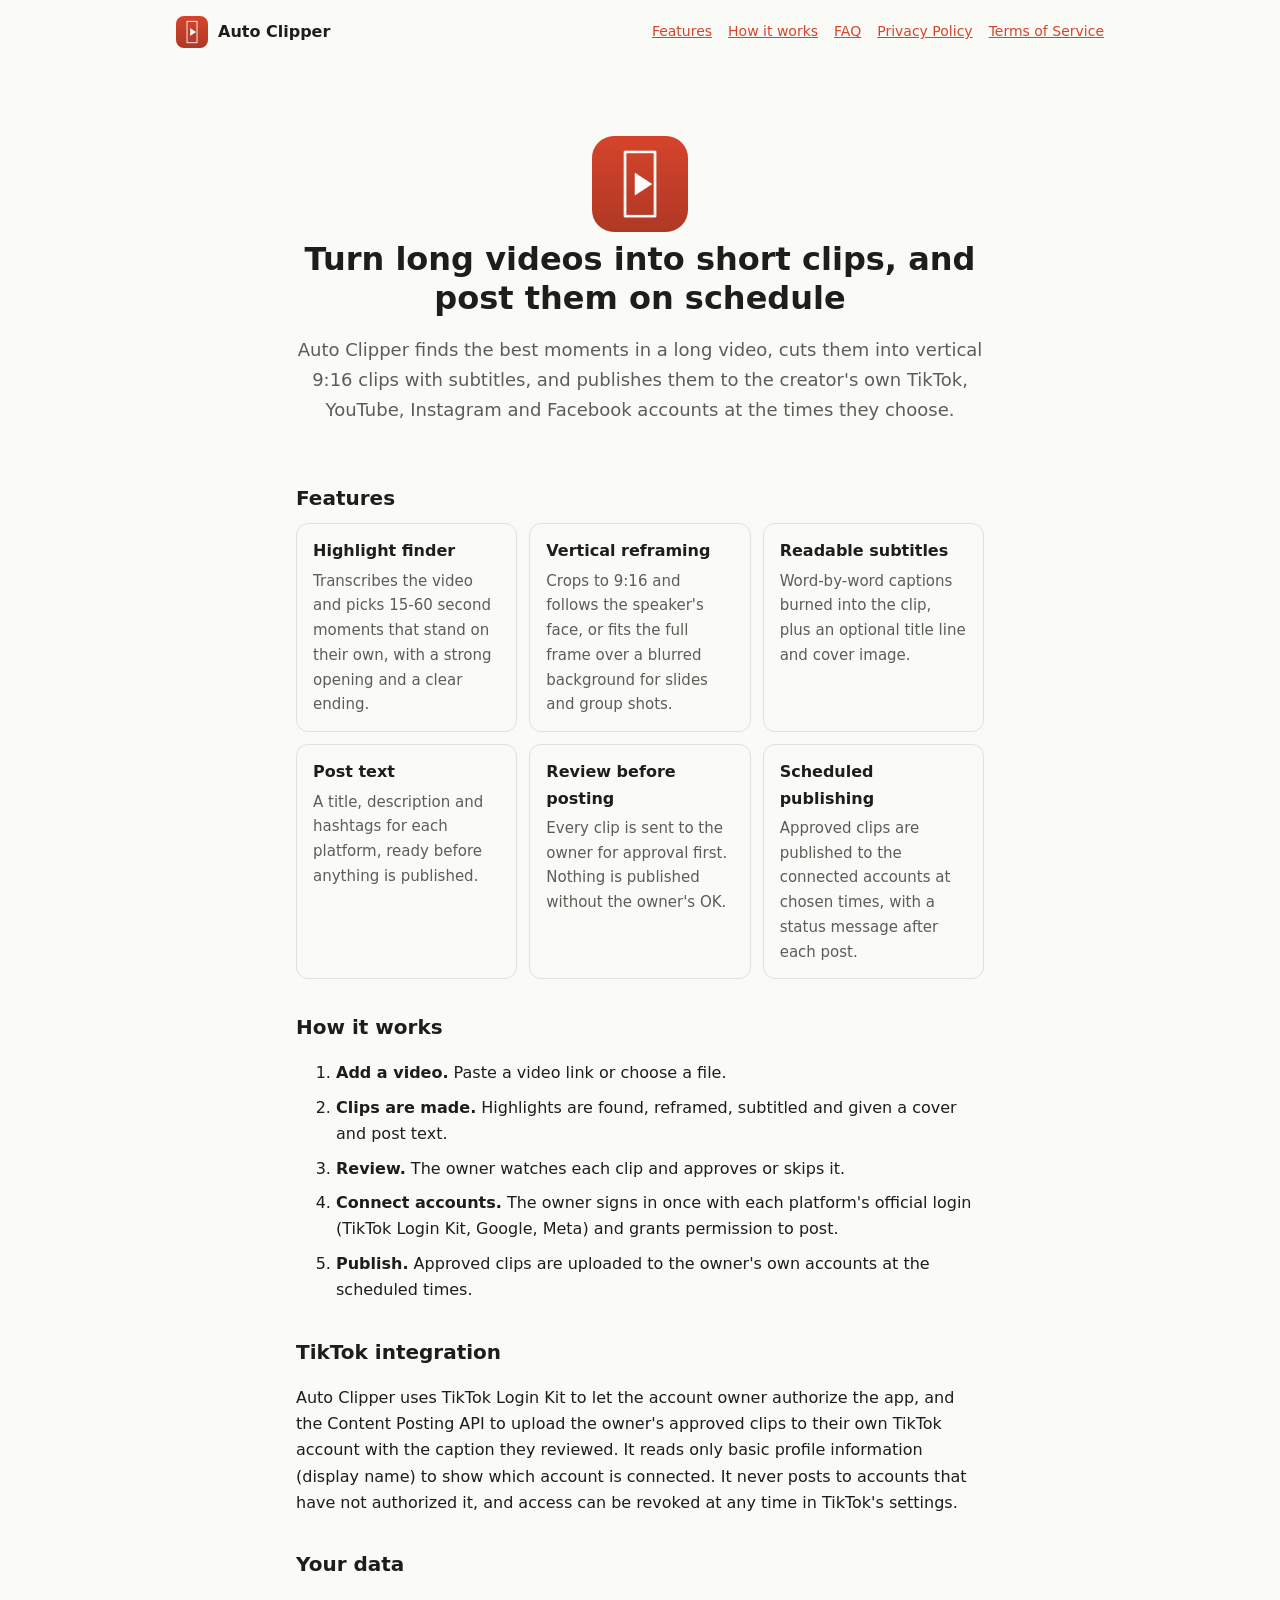
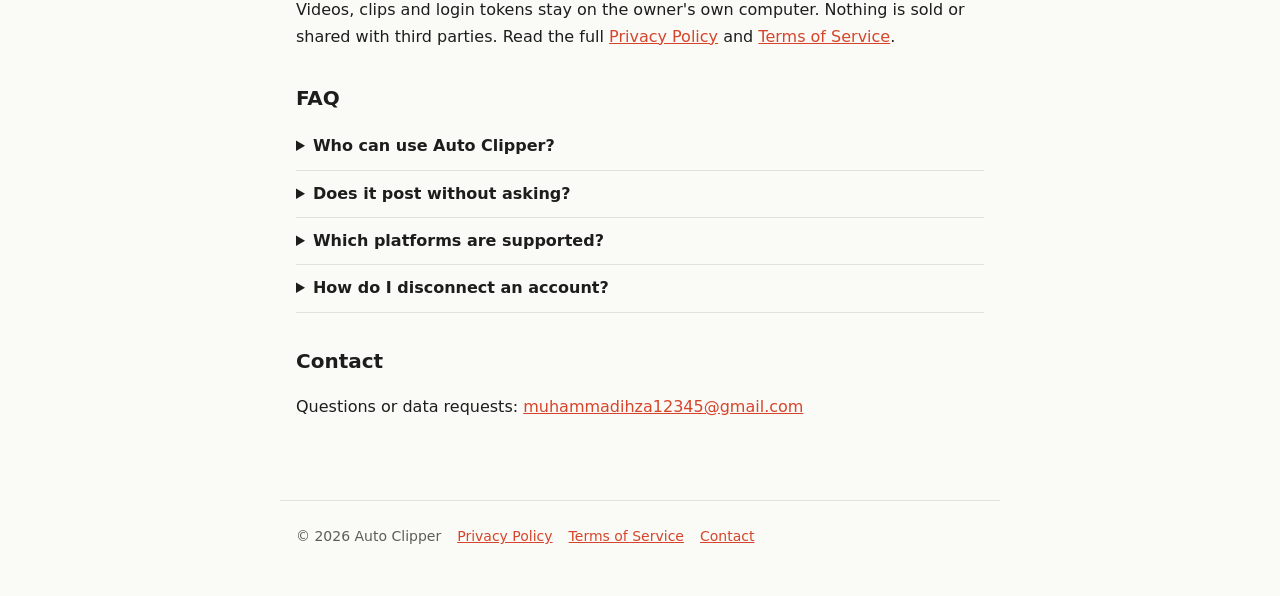
<file: index.html>
<!doctype html>
<html lang="en"><head><meta charset="utf-8"><meta name="viewport" content="width=device-width,initial-scale=1">
<title>Auto Clipper: turn long videos into short clips</title>
<meta name="description" content="Auto Clipper turns long videos into vertical short clips with subtitles and publishes them to the owner's own TikTok, YouTube, Instagram and Facebook accounts on a schedule.">
<link rel="icon" type="image/png" href="app-icon.png"><link rel="apple-touch-icon" href="app-icon.png">
<link rel="stylesheet" href="style.css"></head><body>
<header class="top"><a class="brand" href="index.html"><img src="app-icon.png" alt="" width="32" height="32">Auto Clipper</a>
<nav><a href="#features">Features</a><a href="#how">How it works</a><a href="#faq">FAQ</a><a href="privacy.html">Privacy Policy</a><a href="terms.html">Terms of Service</a></nav></header>
<main>
<section class="hero">
<img class="hero-icon" src="app-icon.png" alt="Auto Clipper icon" width="96" height="96">
<h1>Turn long videos into short clips, and post them on schedule</h1>
<p class="lead">Auto Clipper finds the best moments in a long video, cuts them into vertical 9:16 clips with subtitles, and publishes them to the creator's own TikTok, YouTube, Instagram and Facebook accounts at the times they choose.</p>
</section>

<section id="features">
<h2>Features</h2>
<div class="grid">
<div class="card"><h3>Highlight finder</h3><p>Transcribes the video and picks 15-60 second moments that stand on their own, with a strong opening and a clear ending.</p></div>
<div class="card"><h3>Vertical reframing</h3><p>Crops to 9:16 and follows the speaker's face, or fits the full frame over a blurred background for slides and group shots.</p></div>
<div class="card"><h3>Readable subtitles</h3><p>Word-by-word captions burned into the clip, plus an optional title line and cover image.</p></div>
<div class="card"><h3>Post text</h3><p>A title, description and hashtags for each platform, ready before anything is published.</p></div>
<div class="card"><h3>Review before posting</h3><p>Every clip is sent to the owner for approval first. Nothing is published without the owner's OK.</p></div>
<div class="card"><h3>Scheduled publishing</h3><p>Approved clips are published to the connected accounts at chosen times, with a status message after each post.</p></div>
</div>
</section>

<section id="how">
<h2>How it works</h2>
<ol class="steps">
<li><strong>Add a video.</strong> Paste a video link or choose a file.</li>
<li><strong>Clips are made.</strong> Highlights are found, reframed, subtitled and given a cover and post text.</li>
<li><strong>Review.</strong> The owner watches each clip and approves or skips it.</li>
<li><strong>Connect accounts.</strong> The owner signs in once with each platform's official login (TikTok Login Kit, Google, Meta) and grants permission to post.</li>
<li><strong>Publish.</strong> Approved clips are uploaded to the owner's own accounts at the scheduled times.</li>
</ol>
</section>

<section id="tiktok">
<h2>TikTok integration</h2>
<p>Auto Clipper uses TikTok Login Kit to let the account owner authorize the app, and the Content Posting API to upload the owner's approved clips to their own TikTok account with the caption they reviewed. It reads only basic profile information (display name) to show which account is connected. It never posts to accounts that have not authorized it, and access can be revoked at any time in TikTok's settings.</p>
</section>

<section id="privacy">
<h2>Your data</h2>
<p>Videos, clips and login tokens stay on the owner's own computer. Nothing is sold or shared with third parties. Read the full <a href="privacy.html">Privacy Policy</a> and <a href="terms.html">Terms of Service</a>.</p>
</section>

<section id="faq">
<h2>FAQ</h2>
<details><summary>Who can use Auto Clipper?</summary><p>It is run by its owner on their own computer to publish to accounts they own and have connected. There is no public sign-up.</p></details>
<details><summary>Does it post without asking?</summary><p>No. Each clip is approved by the owner before it is scheduled.</p></details>
<details><summary>Which platforms are supported?</summary><p>TikTok, YouTube Shorts, Instagram Reels and Facebook Reels, through each platform's official API.</p></details>
<details><summary>How do I disconnect an account?</summary><p>Remove the app's access in that platform's settings (in TikTok: Settings and privacy, Security, Apps and services). The app then stops posting to that account.</p></details>
</section>

<section id="contact">
<h2>Contact</h2>
<p>Questions or data requests: <a href="mailto:muhammadihza12345@gmail.com">muhammadihza12345@gmail.com</a></p>
</section>
</main>
<footer><span>© 2026 Auto Clipper</span><a href="privacy.html">Privacy Policy</a><a href="terms.html">Terms of Service</a><a href="mailto:muhammadihza12345@gmail.com">Contact</a></footer>
</body></html>
</file>
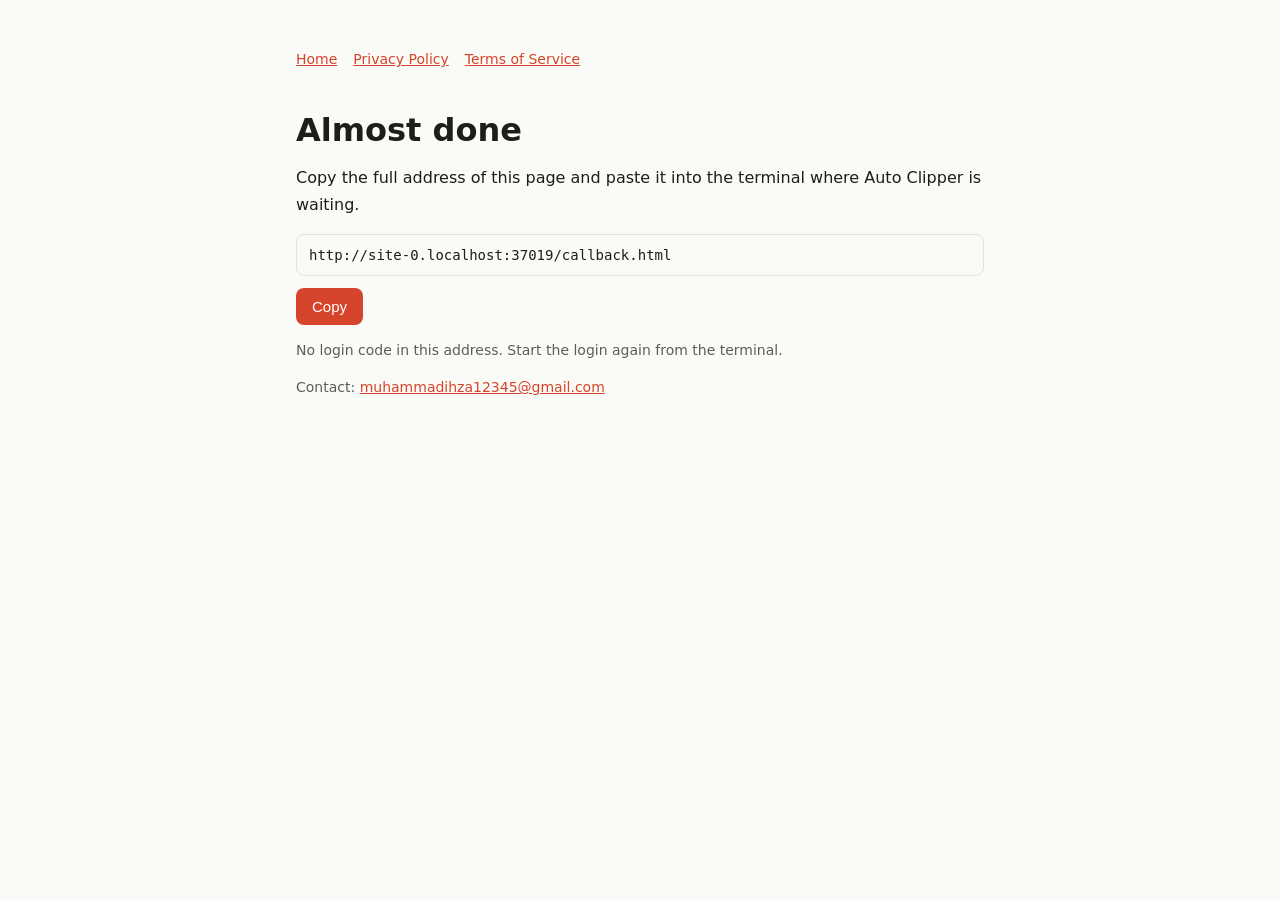
<file: callback.html>
<!doctype html>
<html lang="en"><head><meta charset="utf-8"><meta name="viewport" content="width=device-width,initial-scale=1"><title>Login complete - Auto Clipper</title><link rel="icon" type="image/png" href="app-icon.png"><link rel="apple-touch-icon" href="app-icon.png"><link rel="stylesheet" href="style.css"></head><body><main><nav><a href="index.html">Home</a><a href="privacy.html">Privacy Policy</a><a href="terms.html">Terms of Service</a></nav>
<h1>Almost done</h1>
<p>Copy the full address of this page and paste it into the terminal where Auto Clipper is waiting.</p>
<input id="u" class="box" readonly>
<button id="b" type="button">Copy</button>
<p id="m" class="muted">The code works only for a few minutes, so paste it right away.</p>
<script>
const u=document.getElementById('u');u.value=location.href;
const p=new URLSearchParams(location.search);
if(p.get('error')){document.getElementById('m').textContent='Login was not completed: '+(p.get('error_description')||p.get('error'));}
else if(!p.get('code')){document.getElementById('m').textContent='No login code in this address. Start the login again from the terminal.';}
document.getElementById('b').onclick=async()=>{try{await navigator.clipboard.writeText(u.value)}catch(e){u.select();document.execCommand('copy')}document.getElementById('b').textContent='Copied';};
</script>
<p class="muted">Contact: <a href="mailto:muhammadihza12345@gmail.com">muhammadihza12345@gmail.com</a></p></main></body></html>
</file>
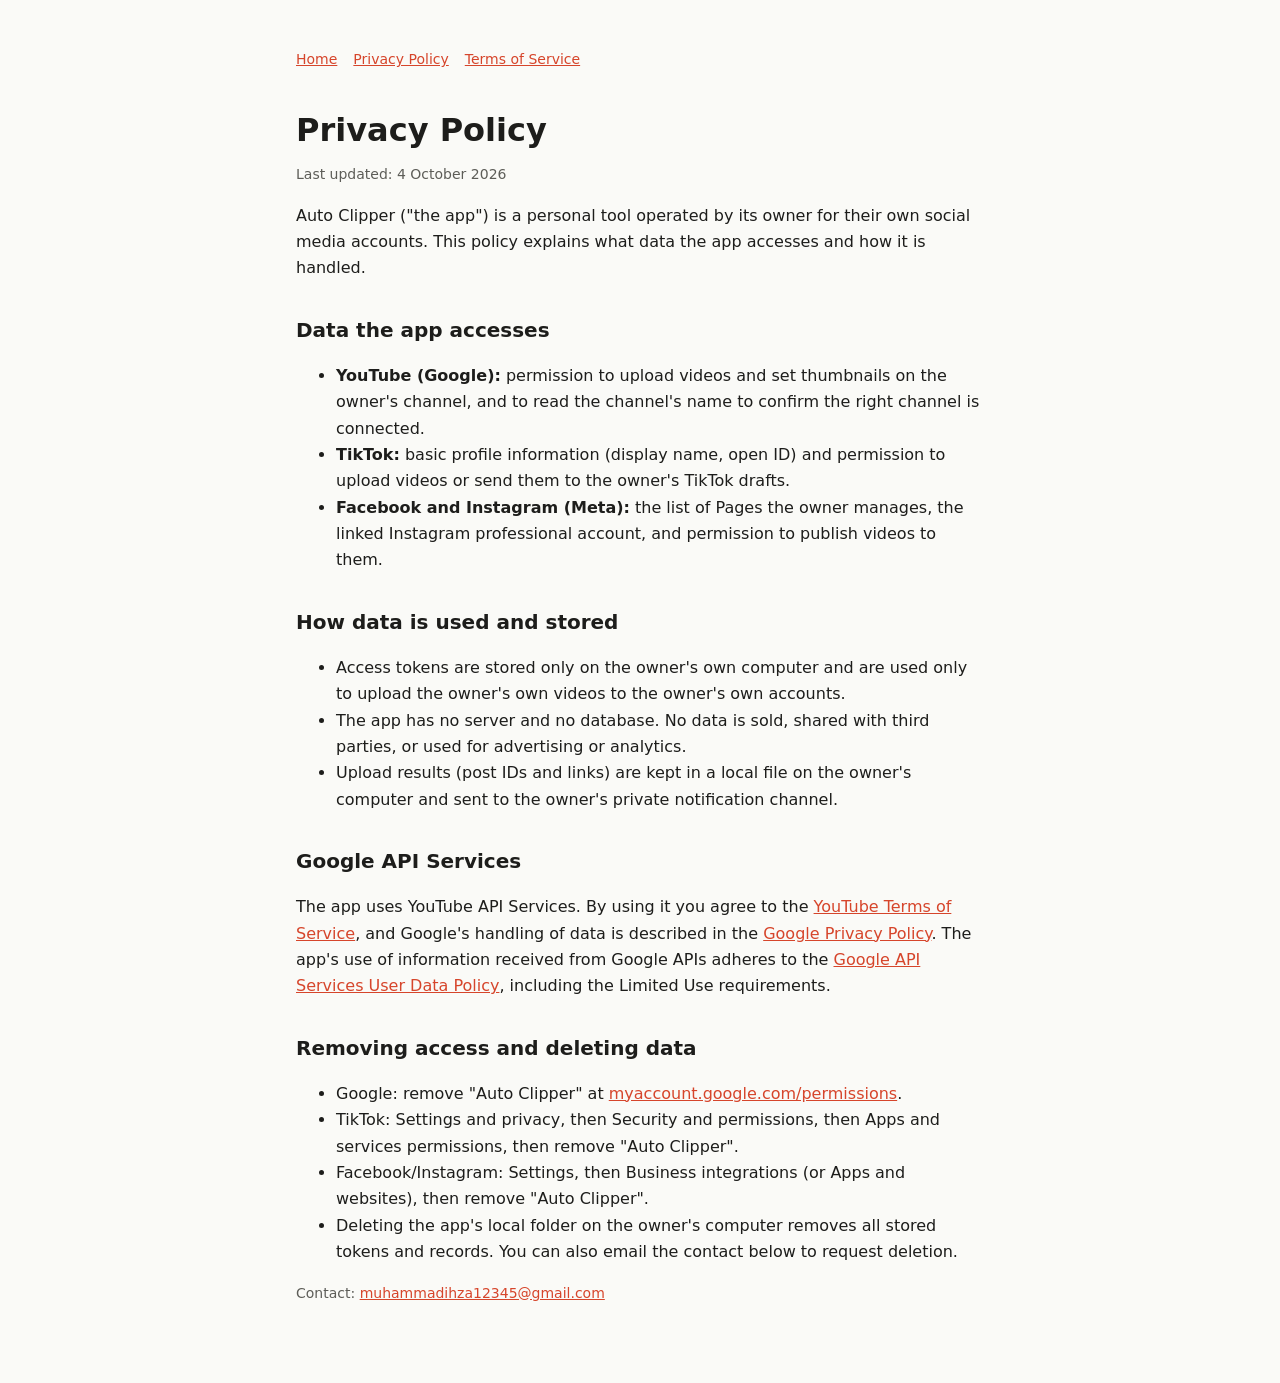
<file: privacy.html>
<!doctype html>
<html lang="en"><head><meta charset="utf-8"><meta name="viewport" content="width=device-width,initial-scale=1"><title>Privacy Policy - Auto Clipper</title><link rel="icon" type="image/png" href="app-icon.png"><link rel="apple-touch-icon" href="app-icon.png"><link rel="stylesheet" href="style.css"></head><body><main><nav><a href="index.html">Home</a><a href="privacy.html">Privacy Policy</a><a href="terms.html">Terms of Service</a></nav>
<h1>Privacy Policy</h1><p class="muted">Last updated: 4 October 2026</p>
<p>Auto Clipper ("the app") is a personal tool operated by its owner for their own social media accounts. This policy explains what data the app accesses and how it is handled.</p>
<h2>Data the app accesses</h2>
<ul><li><b>YouTube (Google):</b> permission to upload videos and set thumbnails on the owner's channel, and to read the channel's name to confirm the right channel is connected.</li>
<li><b>TikTok:</b> basic profile information (display name, open ID) and permission to upload videos or send them to the owner's TikTok drafts.</li>
<li><b>Facebook and Instagram (Meta):</b> the list of Pages the owner manages, the linked Instagram professional account, and permission to publish videos to them.</li></ul>
<h2>How data is used and stored</h2>
<ul><li>Access tokens are stored only on the owner's own computer and are used only to upload the owner's own videos to the owner's own accounts.</li>
<li>The app has no server and no database. No data is sold, shared with third parties, or used for advertising or analytics.</li>
<li>Upload results (post IDs and links) are kept in a local file on the owner's computer and sent to the owner's private notification channel.</li></ul>
<h2>Google API Services</h2>
<p>The app uses YouTube API Services. By using it you agree to the <a href="https://www.youtube.com/t/terms">YouTube Terms of Service</a>, and Google's handling of data is described in the <a href="https://policies.google.com/privacy">Google Privacy Policy</a>. The app's use of information received from Google APIs adheres to the <a href="https://developers.google.com/terms/api-services-user-data-policy">Google API Services User Data Policy</a>, including the Limited Use requirements.</p>
<h2>Removing access and deleting data</h2>
<ul><li>Google: remove "Auto Clipper" at <a href="https://myaccount.google.com/permissions">myaccount.google.com/permissions</a>.</li>
<li>TikTok: Settings and privacy, then Security and permissions, then Apps and services permissions, then remove "Auto Clipper".</li>
<li>Facebook/Instagram: Settings, then Business integrations (or Apps and websites), then remove "Auto Clipper".</li>
<li>Deleting the app's local folder on the owner's computer removes all stored tokens and records. You can also email the contact below to request deletion.</li></ul>
<p class="muted">Contact: <a href="mailto:muhammadihza12345@gmail.com">muhammadihza12345@gmail.com</a></p></main></body></html>
</file>
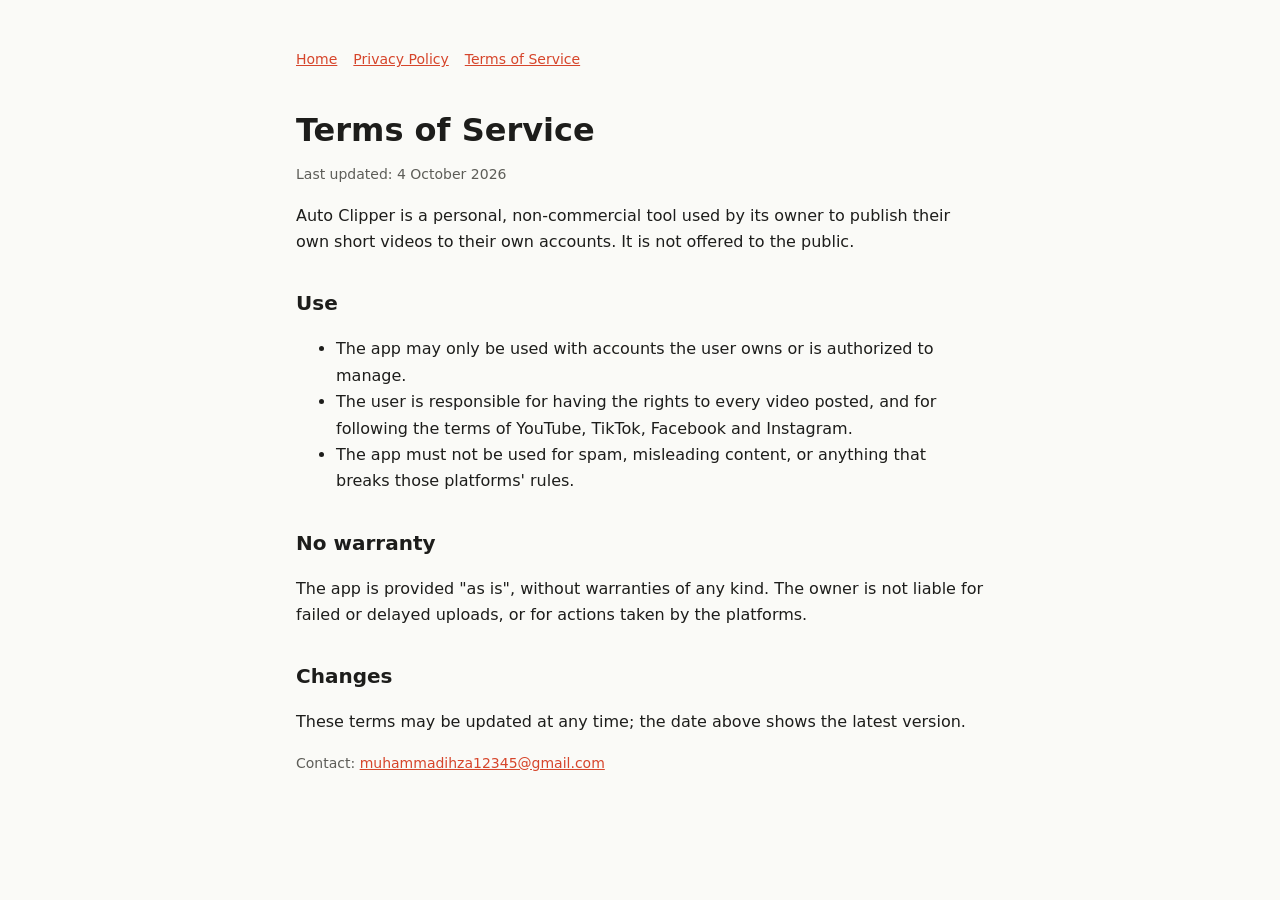
<file: terms.html>
<!doctype html>
<html lang="en"><head><meta charset="utf-8"><meta name="viewport" content="width=device-width,initial-scale=1"><title>Terms of Service - Auto Clipper</title><link rel="icon" type="image/png" href="app-icon.png"><link rel="apple-touch-icon" href="app-icon.png"><link rel="stylesheet" href="style.css"></head><body><main><nav><a href="index.html">Home</a><a href="privacy.html">Privacy Policy</a><a href="terms.html">Terms of Service</a></nav>
<h1>Terms of Service</h1><p class="muted">Last updated: 4 October 2026</p>
<p>Auto Clipper is a personal, non-commercial tool used by its owner to publish their own short videos to their own accounts. It is not offered to the public.</p>
<h2>Use</h2>
<ul><li>The app may only be used with accounts the user owns or is authorized to manage.</li>
<li>The user is responsible for having the rights to every video posted, and for following the terms of YouTube, TikTok, Facebook and Instagram.</li>
<li>The app must not be used for spam, misleading content, or anything that breaks those platforms' rules.</li></ul>
<h2>No warranty</h2>
<p>The app is provided "as is", without warranties of any kind. The owner is not liable for failed or delayed uploads, or for actions taken by the platforms.</p>
<h2>Changes</h2>
<p>These terms may be updated at any time; the date above shows the latest version.</p>
<p class="muted">Contact: <a href="mailto:muhammadihza12345@gmail.com">muhammadihza12345@gmail.com</a></p></main></body></html>
</file>
<file: style.css>
:root{--bg:#fafaf7;--fg:#1d1d1b;--muted:#5d5d58;--line:#e2e1db;--accent:#d6452b}
@media (prefers-color-scheme:dark){:root{--bg:#141413;--fg:#ecebe6;--muted:#a3a29b;--line:#2c2c2a;--accent:#ff7a5c}}
*{box-sizing:border-box}body{margin:0;background:var(--bg);color:var(--fg);font:16px/1.65 system-ui,-apple-system,"Segoe UI",Roboto,sans-serif}
main{max-width:720px;margin:0 auto;padding:48px 16px 64px}h1{font-size:32px;line-height:1.2;margin:0 0 8px}h2{font-size:20px;margin:32px 0 8px}
p,li{color:var(--fg)}.muted{color:var(--muted);font-size:14px}a{color:var(--accent)}nav{display:flex;gap:16px;flex-wrap:wrap;margin-bottom:40px;font-size:14px}
code,.box{font-family:ui-monospace,Consolas,monospace;font-size:14px}.box{display:block;width:100%;padding:12px;border:1px solid var(--line);border-radius:8px;background:transparent;color:var(--fg);word-break:break-all}
button{margin-top:12px;padding:10px 16px;border:0;border-radius:8px;background:var(--accent);color:#fff;font-size:15px;cursor:pointer}
.top{max-width:960px;margin:0 auto;padding:16px;display:flex;justify-content:space-between;align-items:center;flex-wrap:wrap;gap:12px}
.top nav{margin:0}.brand{display:flex;align-items:center;gap:10px;font-weight:700;color:var(--fg);text-decoration:none}.brand img{border-radius:8px}
.hero{text-align:center;padding:24px 0 8px}.hero-icon{border-radius:22px}.lead{font-size:18px;color:var(--muted)}
.grid{display:grid;grid-template-columns:repeat(auto-fit,minmax(200px,1fr));gap:12px}
.card{border:1px solid var(--line);border-radius:12px;padding:14px 16px}.card h3{margin:0 0 4px;font-size:16px}.card p{margin:0;font-size:15px;color:var(--muted)}
.steps li{margin-bottom:8px}details{border-bottom:1px solid var(--line);padding:10px 0}summary{cursor:pointer;font-weight:600}
footer{max-width:720px;margin:0 auto;padding:24px 16px 48px;display:flex;gap:16px;flex-wrap:wrap;font-size:14px;color:var(--muted);border-top:1px solid var(--line)}
</file>
